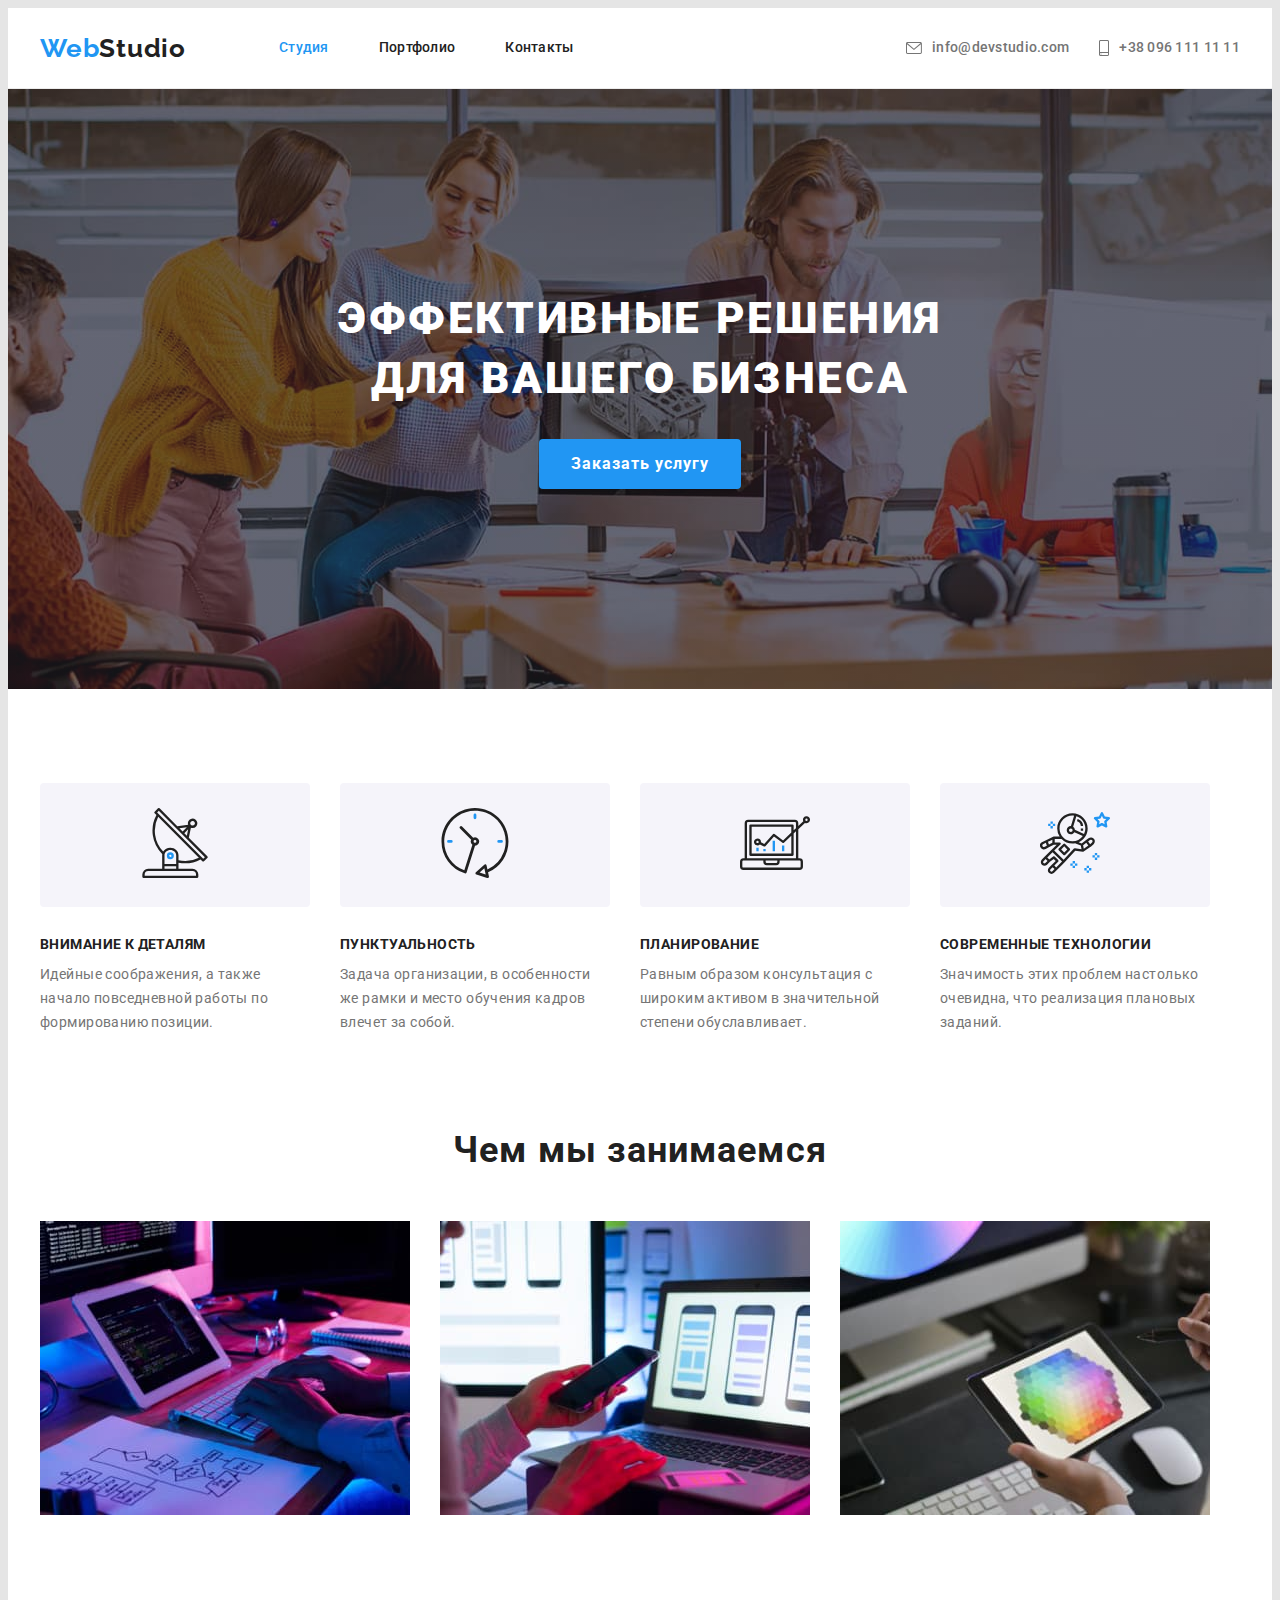
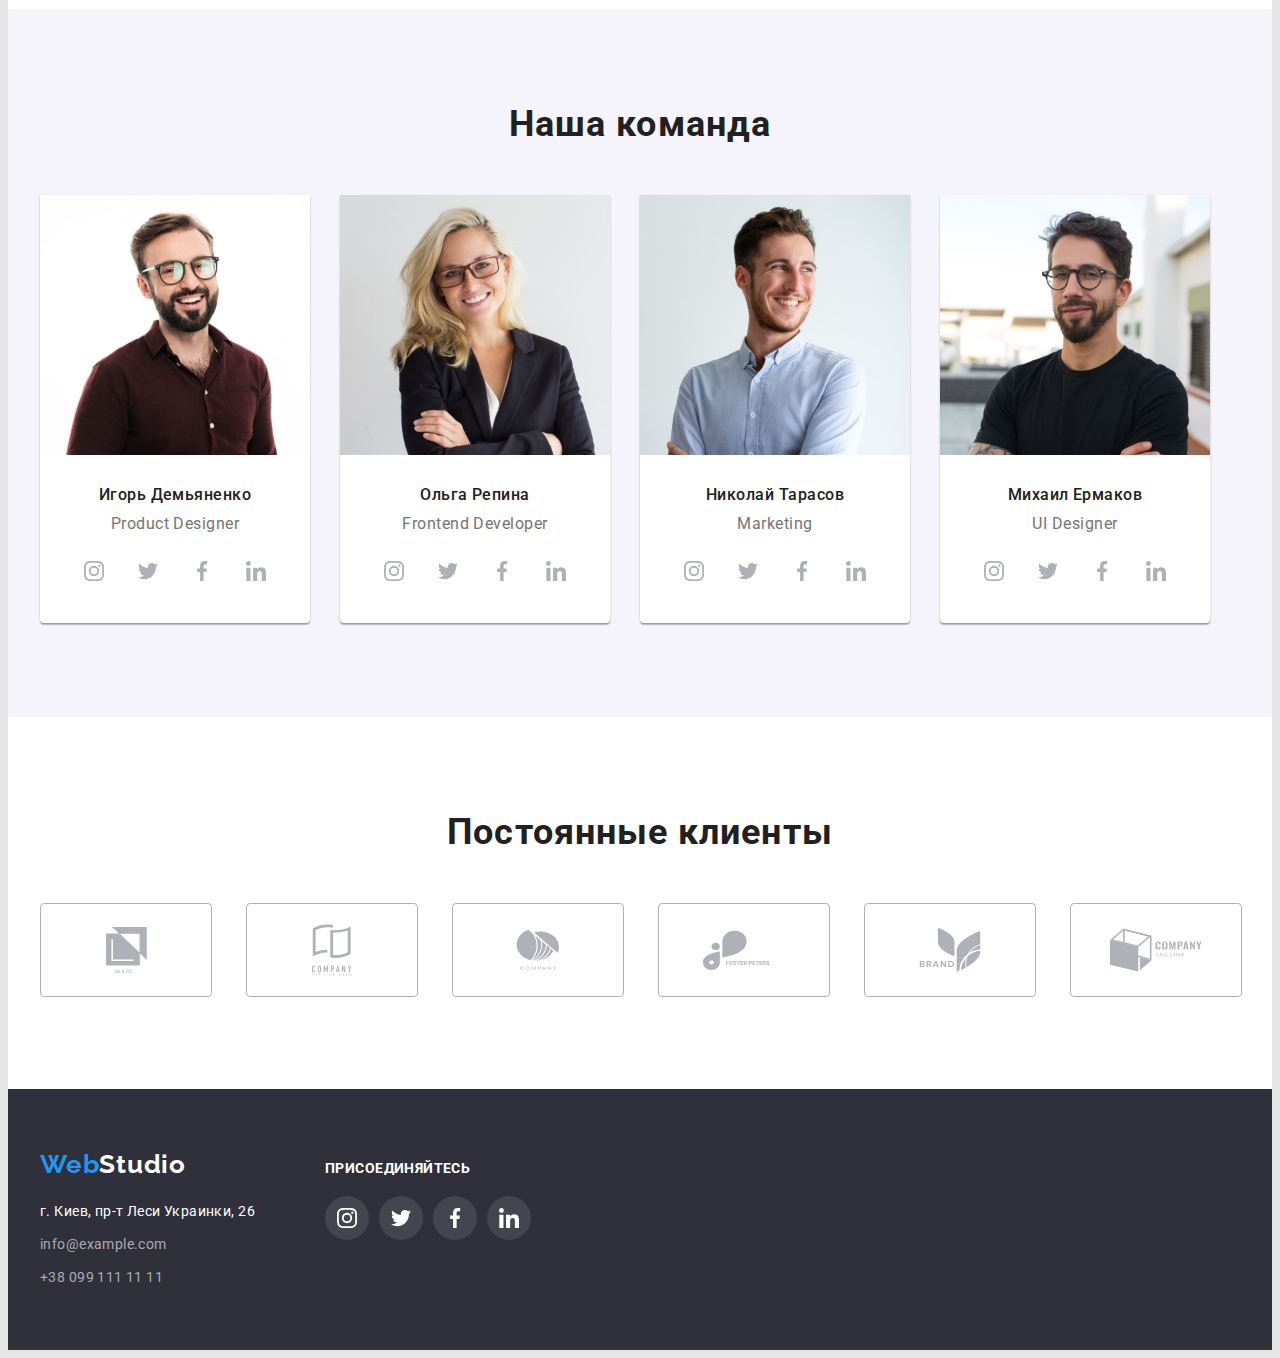
<file: index.html>
<!DOCTYPE html>
<html lang="ru">
  <head>
    <meta charset="UTF-8" />
    <meta http-equiv="X-UA-Compatible" content="IE=edge" />
    <meta name="viewport" content="width=device-width, initial-scale=1.0" />
    <title lang="en">Web Studio</title>
    <link rel="preconnect" href="https://fonts.googleapis.com" />
    <link rel="preconnect" href="https://fonts.gstatic.com" crossorigin />
    <link
      href="https://fonts.googleapis.com/css2?family=Raleway:wght@700&family=Roboto:wght@400;500;700;900&display=swap"
      rel="stylesheet"
    />
    <link
      rel="stylesheet"
      href="https://cdnjs.cloudflare.com/ajax/libs/modern-normalize/1.1.0/modern-normalize.min.css"
      integrity="sha512-wpPYUAdjBVSE4KJnH1VR1HeZfpl1ub8YT/NKx4PuQ5NmX2tKuGu6U/JRp5y+Y8XG2tV+wKQpNHVUX03MfMFn9Q=="
      crossorigin="anonymous"
      referrerpolicy="no-referrer"
    />

    <link rel="stylesheet" href="./css/styles.css" />
  </head>
  <body>
    <header class="header">
      <div class="container container-header">
        <a href="" class="header-logo logo link"
          ><span class="logo-accent">Web</span>Studio</a
        >
        <nav>
          <ul class="header-nav-list list">
            <li class="header-nav-item">
              <a
                href="./index.html"
                class="header-nav-link header-link link current"
                >Студия</a
              >
            </li>
            <li class="header-nav-item">
              <a
                href="./portfolio.html"
                class="header-nav-link header-link link"
                >Портфолио</a
              >
            </li>
            <li class="header-nav-item">
              <a href="" class="header-nav-link header-link link">Контакты</a>
            </li>
          </ul>
        </nav>
        <ul class="header-list list">
          <li class="header-item">
            <a
              href="mailto:info@devstudio.com"
              class="header-contact-link header-link link"
            >
              <svg class="header-icon" width="16" height="12">
                <use href="./images/icons.svg#icon-envelope"></use>
              </svg>
              info@devstudio.com</a
            >
          </li>
          <li class="header-item">
            <a
              href="tel:+380961111111"
              class="header-contact-link header-link link"
              ><svg class="header-icon" width="10" height="16">
                <use href="./images/icons.svg#icon-smartphone"></use>
              </svg>
              +38 096 111 11 11</a
            >
          </li>
        </ul>
      </div>
    </header>
    <main>
      <section class="hero">
        <div class="container">
          <h1 class="hero-title">
            Эффективные решения <br />
            для вашего бизнеса
          </h1>
          <button type="button" class="hero-btn">Заказать услугу</button>
        </div>
      </section>
      <section class="features section">
        <div class="container">
          <h2 class="visually-hidden">Особенности</h2>
          <ul class="features-list list">
            <li class="features-item">
              <div class="features-icon-bg">
                <svg class="features-icon" width="70" height="70">
                  <use href="./images/icons.svg#icon-antenna"></use>
                </svg>
              </div>
              <h3 class="features-item-title">Внимание к деталям</h3>
              <p class="features-item-text">
                Идейные соображения, а также начало повседневной работы по
                формированию позиции.
              </p>
            </li>
            <li class="features-item">
              <div class="features-icon-bg">
                <svg class="features-icon" width="70" height="70">
                  <use href="./images/icons.svg#icon-clock"></use>
                </svg>
              </div>
              <h3 class="features-item-title">Пунктуальность</h3>
              <p class="features-item-text">
                Задача организации, в особенности же рамки и место обучения
                кадров влечет за собой.
              </p>
            </li>
            <li class="features-item">
              <div class="features-icon-bg">
                <svg class="features-icon" width="70" height="70">
                  <use href="./images/icons.svg#icon-diagram"></use>
                </svg>
              </div>
              <h3 class="features-item-title">Планирование</h3>
              <p class="features-item-text">
                Равным образом консультация с широким активом в значительной
                степени обуславливает.
              </p>
            </li>
            <li class="features-item">
              <div class="features-icon-bg">
                <svg class="features-icon" width="70" height="70">
                  <use href="./images/icons.svg#icon-astronaut"></use>
                </svg>
              </div>
              <h3 class="features-item-title">Современные технологии</h3>
              <p class="features-item-text">
                Значимость этих проблем настолько очевидна, что реализация
                плановых заданий.
              </p>
            </li>
          </ul>
        </div>
      </section>
      <section class="occupation">
        <div class="container">
          <h2 class="occupation-title section-title">Чем мы занимаемся</h2>
          <ul class="occupation-list list">
            <li class="occupation-item">
              <img
                src="./images/img-1.jpg"
                alt="мужчина программирует"
                width="370"
                height="294"
              />
            </li>
            <li class="occupation-item">
              <img
                src="./images/img-2.jpg"
                alt="телефон в женских руках"
                width="370"
                height="294"
              />
            </li>
            <li class="occupation-item">
              <img
                src="./images/img-3.jpg"
                alt="цветовой спектр на планшете"
                width="370"
                height="294"
              />
            </li>
          </ul>
        </div>
      </section>
      <section class="team section">
        <div class="container">
          <h2 class="team-title section-title">Наша команда</h2>
          <ul class="team-list list">
            <li class="team-item">
              <img
                src="./images/img-4.jpg"
                alt="бородатый шатен в коричневой рубашке в очках"
                width="270"
                height="260"
                class="team-img"
              />
              <div class="team-item-entire-text">
                <h3 class="team-item-title">Игорь Демьяненко</h3>
                <p lang="en" class="team-item-text">Product Designer</p>
                <ul class="team-soc-list soc-list list">
                  <li class="team-soc-item soc-item">
                    <a href="" class="team-soc-link soc-link link">
                      <svg class="team-soc-icon" width="20" height="20">
                        <use href="./images/icons.svg#icon-instagram"></use>
                      </svg>
                    </a>
                  </li>
                  <li class="team-soc-item soc-item">
                    <a href="" class="team-soc-link soc-link link">
                      <svg class="team-soc-icon" width="20" height="20">
                        <use href="./images/icons.svg#icon-twitter"></use>
                      </svg>
                    </a>
                  </li>
                  <li class="team-soc-item soc-item">
                    <a href="" class="team-soc-link soc-link link">
                      <svg class="team-soc-icon" width="20" height="20">
                        <use href="./images/icons.svg#icon-facebook"></use>
                      </svg>
                    </a>
                  </li>
                  <li class="team-soc-item soc-item">
                    <a href="" class="team-soc-link soc-link link">
                      <svg class="team-soc-icon" width="20" height="20">
                        <use href="./images/icons.svg#icon-linkedin"></use>
                      </svg>
                    </a>
                  </li>
                </ul>
              </div>
            </li>
            <li class="team-item">
              <img
                src="./images/img-5.jpg"
                alt="блондинка с веснушками в черном пиджаке в очках"
                width="270"
                height="260"
                class="team-img"
              />
              <div class="team-item-entire-text">
                <h3 class="team-item-title">Ольга Репина</h3>
                <p lang="en" class="team-item-text">Frontend Developer</p>
                <ul class="team-soc-list list">
                  <li class="team-soc-item soc-item">
                    <a href="" class="team-soc-link soc-link link">
                      <svg class="team-soc-icon" width="20" height="20">
                        <use href="./images/icons.svg#icon-instagram"></use>
                      </svg>
                    </a>
                  </li>
                  <li class="team-soc-item soc-item">
                    <a href="" class="team-soc-link soc-link link">
                      <svg class="team-soc-icon" width="20" height="20">
                        <use href="./images/icons.svg#icon-twitter"></use>
                      </svg>
                    </a>
                  </li>
                  <li class="team-soc-item soc-item">
                    <a href="" class="team-soc-link soc-link link">
                      <svg class="team-soc-icon" width="20" height="20">
                        <use href="./images/icons.svg#icon-facebook"></use>
                      </svg>
                    </a>
                  </li>
                  <li class="team-soc-item soc-item">
                    <a href="" class="team-soc-link soc-link link">
                      <svg class="team-soc-icon" width="20" height="20">
                        <use href="./images/icons.svg#icon-linkedin"></use>
                      </svg>
                    </a>
                  </li>
                </ul>
              </div>
            </li>
            <li class="team-item">
              <img
                src="./images/img-6.jpg"
                alt="бородатый рыжий мужчина в синей рубашке"
                width="270"
                height="260"
                class="team-img"
              />
              <div class="team-item-entire-text">
                <h3 class="team-item-title">Николай Тарасов</h3>
                <p lang="en" class="team-item-text">Marketing</p>
                <ul class="team-soc-list list">
                  <li class="team-soc-item soc-item">
                    <a href="" class="team-soc-link soc-link link">
                      <svg class="team-soc-icon" width="20" height="20">
                        <use href="./images/icons.svg#icon-instagram"></use>
                      </svg>
                    </a>
                  </li>
                  <li class="team-soc-item soc-item">
                    <a href="" class="team-soc-link soc-link link">
                      <svg class="team-soc-icon" width="20" height="20">
                        <use href="./images/icons.svg#icon-twitter"></use>
                      </svg>
                    </a>
                  </li>
                  <li class="team-soc-item soc-item">
                    <a href="" class="team-soc-link soc-link link">
                      <svg class="team-soc-icon" width="20" height="20">
                        <use href="./images/icons.svg#icon-facebook"></use>
                      </svg>
                    </a>
                  </li>
                  <li class="team-soc-item soc-item">
                    <a href="" class="team-soc-link soc-link link">
                      <svg class="team-soc-icon" width="20" height="20">
                        <use href="./images/icons.svg#icon-linkedin"></use>
                      </svg>
                    </a>
                  </li>
                </ul>
              </div>
            </li>
            <li class="team-item">
              <img
                src="./images/img-7.jpg"
                alt="бородатый шатен в черной футболке в очках"
                width="270"
                height="260"
                class="team-img"
              />
              <div class="team-item-entire-text">
                <h3 class="team-item-title">Михаил Ермаков</h3>
                <p lang="en" class="team-item-text">UI Designer</p>
                <ul class="team-soc-list list">
                  <li class="team-soc-item soc-item">
                    <a href="" class="team-soc-link soc-link link">
                      <svg class="team-soc-icon" width="20" height="20">
                        <use href="./images/icons.svg#icon-instagram"></use>
                      </svg>
                    </a>
                  </li>
                  <li class="team-soc-item soc-item">
                    <a href="" class="team-soc-link soc-link link">
                      <svg class="team-soc-icon" width="20" height="20">
                        <use href="./images/icons.svg#icon-twitter"></use>
                      </svg>
                    </a>
                  </li>
                  <li class="team-soc-item soc-item">
                    <a href="" class="team-soc-link soc-link link">
                      <svg class="team-soc-icon" width="20" height="20">
                        <use href="./images/icons.svg#icon-facebook"></use>
                      </svg>
                    </a>
                  </li>
                  <li class="team-soc-item soc-item">
                    <a href="" class="team-soc-link soc-link link">
                      <svg class="team-soc-icon" width="20" height="20">
                        <use href="./images/icons.svg#icon-linkedin"></use>
                      </svg>
                    </a>
                  </li>
                </ul>
              </div>
            </li>
          </ul>
        </div>
      </section>
      <section class="clients section">
        <div class="container">
          <h2 class="clients-title section-title">Постоянные клиенты</h2>
          <ul class="clients-list list">
            <li class="clients-item">
              <a href="" class="clients-item-link link">
                <svg class="clients-icon" width="41" height="46.7">
                  <use href="./images/icons.svg#icon-clients-icon-1"></use>
                </svg>
              </a>
            </li>
            <li class="clients-item">
              <a href="" class="clients-item-link link">
                <svg class="clients-icon" width="40" height="52">
                  <use href="./images/icons.svg#icon-clients-icon-2"></use>
                </svg>
              </a>
            </li>
            <li class="clients-item">
              <a href="" class="clients-item-link link">
                <svg class="clients-icon" width="43.46" height="41.18">
                  <use href="./images/icons.svg#icon-clients-icon-3"></use>
                </svg>
              </a>
            </li>
            <li class="clients-item">
              <a href="" class="clients-item-link link">
                <svg class="clients-icon" width="84.44" height="40.62">
                  <use href="./images/icons.svg#icon-clients-icon-4"></use>
                </svg>
              </a>
            </li>
            <li class="clients-item">
              <a href="" class="clients-item-link link">
                <svg class="clients-icon" width="62.54" height="45.43">
                  <use href="./images/icons.svg#icon-clients-icon-5"></use>
                </svg>
              </a>
            </li>
            <li class="clients-item">
              <a href="" class="clients-item-link link">
                <svg class="clients-icon" width="93.79" height="43.93">
                  <use href="./images/icons.svg#icon-clients-icon-6"></use>
                </svg>
              </a>
            </li>
          </ul>
        </div>
      </section>
    </main>
    <footer class="footer">
      <div class="container container-footer">
        <div class="footer-address">
          <a href="" class="footer-logo logo link"
            ><span class="logo-accent">Web</span>Studio</a
          >
          <address>
            <ul class="footer-list list">
              <li class="footer-item">
                <a
                  href="https://goo.gl/maps/TNpUosQZodaYW8YJA"
                  target="_blank"
                  rel="noopener noindex nofollow"
                  class="footer-item-link footer-map link"
                  >г. Киев, пр-т Леси Украинки, 26</a
                >
              </li>
              <li class="footer-item">
                <a href="mailto:info@example.com" class="footer-item-link link"
                  >info@example.com</a
                >
              </li>
              <li class="footer-item">
                <a href="tel:+380991111111" class="footer-item-link link"
                  >+38 099 111 11 11</a
                >
              </li>
            </ul>
          </address>
        </div>
        <div class="footer-social">
          <h2 class="footer-title">присоединяйтесь</h2>
          <ul class="footer-soc-list soc-list list">
            <li class="footer-soc-item soc-item">
              <a href="" class="footer-soc-link soc-link link">
                <svg class="footer-soc-icon" width="20" height="20">
                  <use href="./images/icons.svg#icon-instagram"></use>
                </svg>
              </a>
            </li>
            <li class="footer-soc-item soc-item">
              <a href="" class="footer-soc-link soc-link link">
                <svg class="team-soc-icon" width="20" height="20">
                  <use href="./images/icons.svg#icon-twitter"></use>
                </svg>
              </a>
            </li>
            <li class="footer-soc-item soc-item">
              <a href="" class="footer-soc-link soc-link link">
                <svg class="footer-soc-icon" width="20" height="20">
                  <use href="./images/icons.svg#icon-facebook"></use>
                </svg>
              </a>
            </li>
            <li class="footer-soc-item soc-item">
              <a href="" class="footer-soc-link soc-link link">
                <svg class="footer-soc-icon" width="20" height="20">
                  <use href="./images/icons.svg#icon-linkedin"></use>
                </svg>
              </a>
            </li>
          </ul>
        </div>
      </div>
    </footer>
  </body>
</html>
</file>
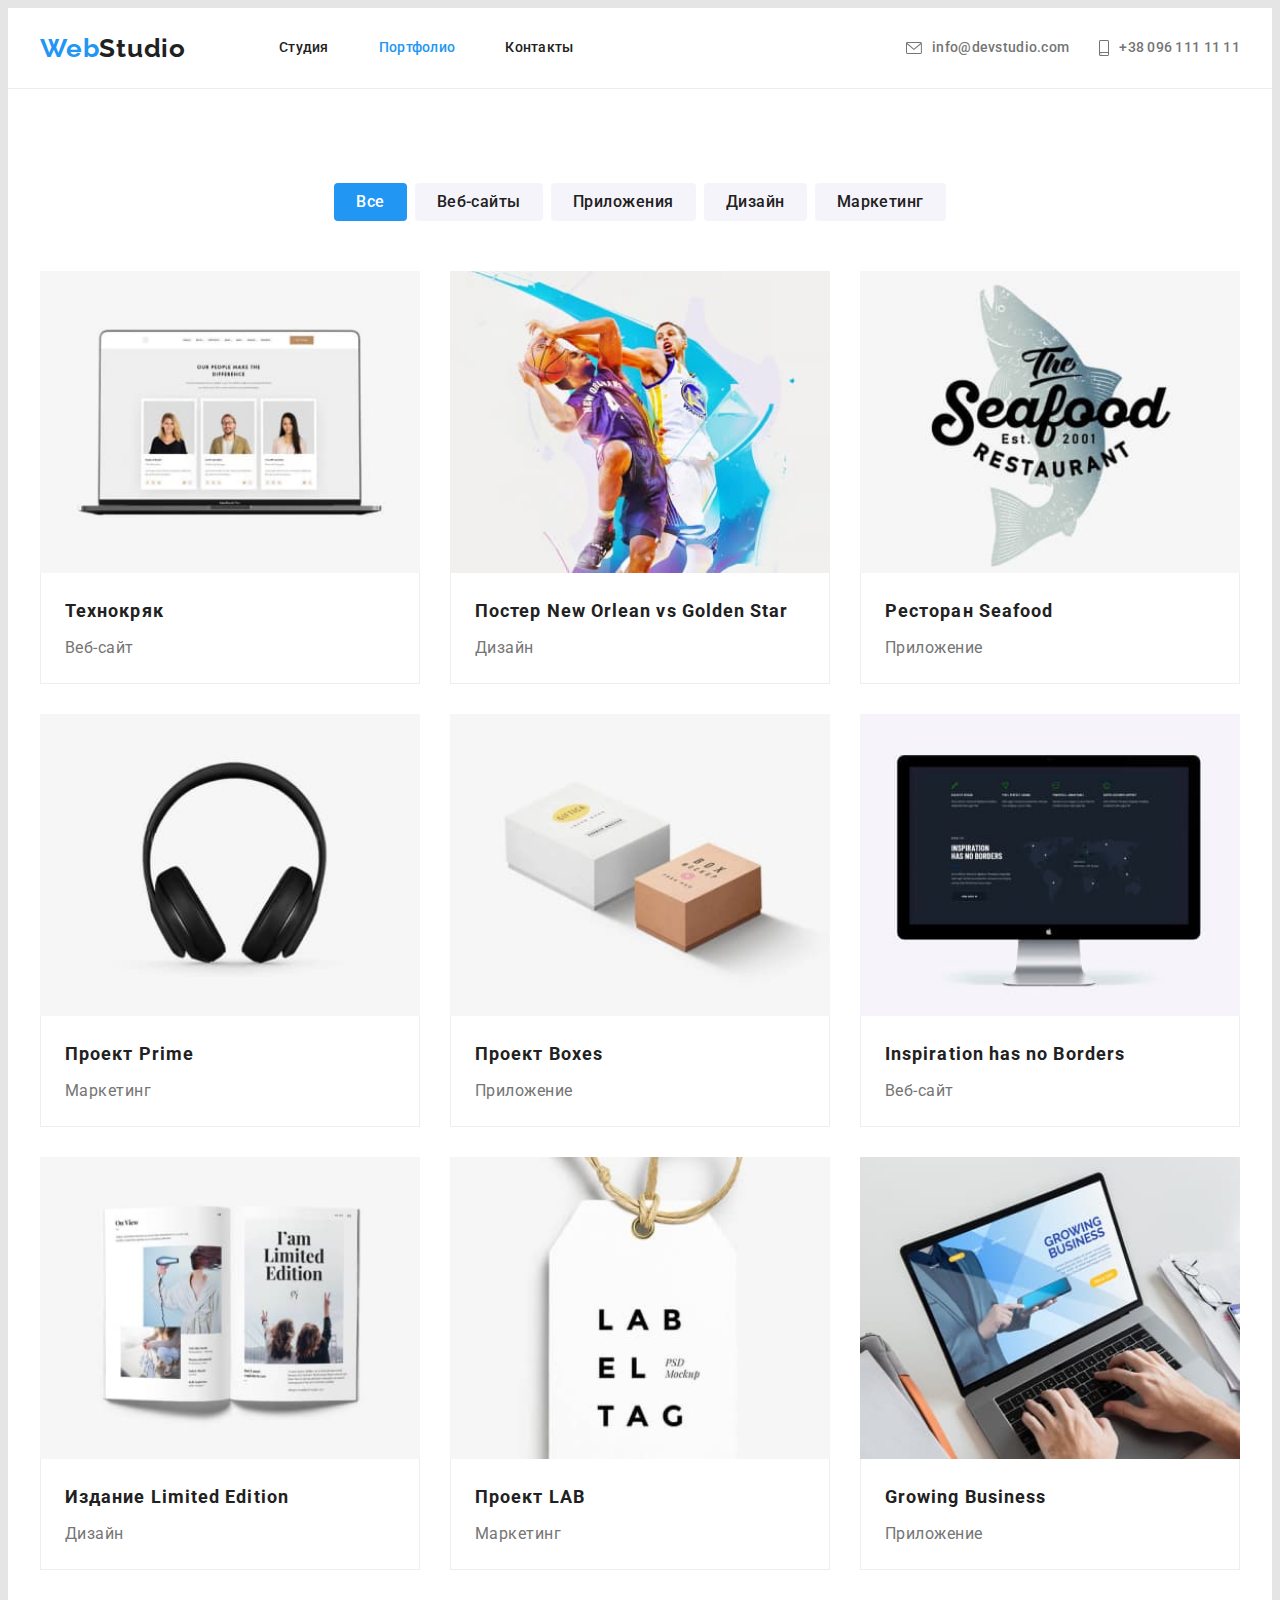
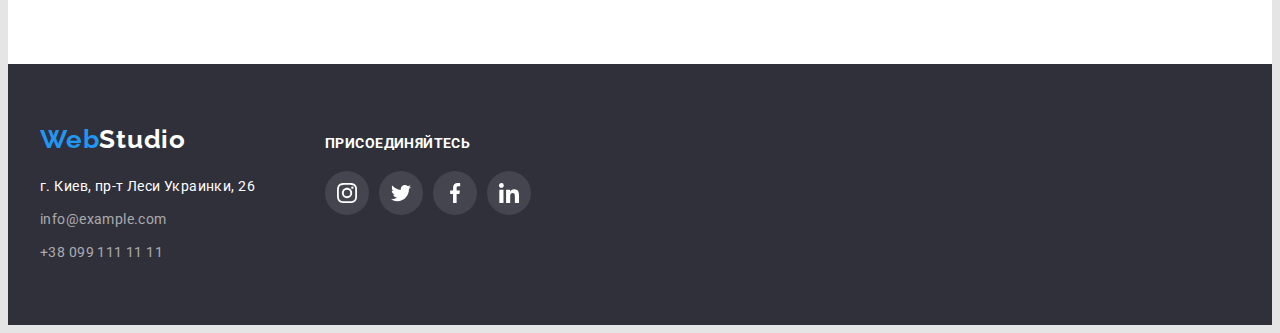
<file: portfolio.html>
<!DOCTYPE html>
<html lang="ru">
  <head>
    <meta charset="UTF-8" />
    <meta http-equiv="X-UA-Compatible" content="IE=edge" />
    <meta name="viewport" content="width=device-width, initial-scale=1.0" />
    <title>Портфолио</title>
    <link rel="preconnect" href="https://fonts.googleapis.com" />
    <link rel="preconnect" href="https://fonts.gstatic.com" crossorigin />
    <link
      href="https://fonts.googleapis.com/css2?family=Raleway:wght@700&family=Roboto:wght@400;500;700;900&display=swap"
      rel="stylesheet"
    />
    <link
      rel="stylesheet"
      href="https://cdnjs.cloudflare.com/ajax/libs/modern-normalize/1.1.0/modern-normalize.min.css"
      integrity="sha512-wpPYUAdjBVSE4KJnH1VR1HeZfpl1ub8YT/NKx4PuQ5NmX2tKuGu6U/JRp5y+Y8XG2tV+wKQpNHVUX03MfMFn9Q=="
      crossorigin="anonymous"
      referrerpolicy="no-referrer"
    />
    <link rel="stylesheet" href="./css/styles.css" />
  </head>
  <body>
    <header class="header">
      <div class="container container-header">
        <a href="" class="header-logo logo link"
          ><span class="logo-accent">Web</span>Studio</a
        >
        <nav>
          <ul class="header-nav-list list">
            <li class="header-nav-item">
              <a href="./index.html" class="header-nav-link header-link link"
                >Студия</a
              >
            </li>
            <li class="header-nav-item">
              <a
                href="./portfolio.html"
                class="header-nav-link header-link link current"
                >Портфолио</a
              >
            </li>
            <li class="header-nav-item">
              <a href="" class="header-nav-link header-link link">Контакты</a>
            </li>
          </ul>
        </nav>
        <ul class="header-list list">
          <li class="header-item">
            <a
              href="mailto:info@devstudio.com"
              class="header-contact-link header-link link"
            >
              <svg class="header-icon" width="16" height="12">
                <use href="./images/icons.svg#icon-envelope"></use>
              </svg>
              info@devstudio.com</a
            >
          </li>
          <li class="header-item">
            <a
              href="tel:+380961111111"
              class="header-contact-link header-link link"
              ><svg class="header-icon" width="10" height="16">
                <use href="./images/icons.svg#icon-smartphone"></use>
              </svg>
              +38 096 111 11 11</a
            >
          </li>
        </ul>
      </div>
    </header>
    <main>
      <section class="portfolio section">
        <div class="container">
          <h1 class="visually-hidden">Портфолио</h1>
          <ul class="portfolio-list-btn list">
            <li class="portfolio-item-btn">
              <button type="button" class="portfolio-btn current-btn">
                Все
              </button>
            </li>
            <li class="portfolio-item-btn">
              <button type="button" class="portfolio-btn">Веб-сайты</button>
            </li>
            <li class="portfolio-item-btn">
              <button type="button" class="portfolio-btn">Приложения</button>
            </li>
            <li class="portfolio-item-btn">
              <button type="button" class="portfolio-btn">Дизайн</button>
            </li>
            <li class="portfolio-item-btn">
              <button type="button" class="portfolio-btn">Маркетинг</button>
            </li>
          </ul>
          <ul class="portfolio-list-img list">
            <li class="portfolio-item-img">
              <a href="" class="portfolio-link link">
                <img
                  src="./images/img-portfolio-1.jpg"
                  alt="пример веб-сайта Технокряк"
                  width="370"
                  height="294"
                  class="portfolio-img"
                />
                <div class="portfolio-img-entire-text">
                  <h2 class="portfolio-img-title">Технокряк</h2>
                  <p class="portfolio-img-text">Веб-сайт</p>
                </div>
              </a>
            </li>
            <li class="portfolio-item-img">
              <a href="" class="portfolio-link link">
                <img
                  src="./images/img-portfolio-2.jpg"
                  alt="пример постера"
                  width="370"
                  height="294"
                  class="portfolio-img"
                />
                <div class="portfolio-img-entire-text">
                  <h2 class="portfolio-img-title">
                    Постер <span lang="en">New Orlean vs Golden Star</span>
                  </h2>
                  <p class="portfolio-img-text">Дизайн</p>
                </div>
              </a>
            </li>
            <li class="portfolio-item-img">
              <a href="" class="portfolio-link link">
                <img
                  src="./images/img-portfolio-3.jpg"
                  alt="лого ресторана"
                  width="370"
                  height="294"
                  class="portfolio-img"
                />
                <div class="portfolio-img-entire-text">
                  <h2 class="portfolio-img-title">
                    Ресторан <span lang="en">Seafood</span>
                  </h2>
                  <p class="portfolio-img-text">Приложение</p>
                </div>
              </a>
            </li>

            <li class="portfolio-item-img">
              <a href="" class="portfolio-link link">
                <img
                  src="./images/img-portfolio-4.jpg"
                  alt="большие наушники"
                  width="370"
                  height="294"
                />
                <div class="portfolio-img-entire-text">
                  <h2 class="portfolio-img-title">
                    Проект <span lang="en">Prime</span>
                  </h2>
                  <p class="portfolio-img-text">Маркетинг</p>
                </div>
              </a>
            </li>
            <li class="portfolio-item-img">
              <a href="" class="portfolio-link link">
                <img
                  src="./images/img-portfolio-5.jpg"
                  alt="белая и коричневая коробка"
                  width="370"
                  height="294"
                  class="portfolio-img"
                />
                <div class="portfolio-img-entire-text">
                  <h2 class="portfolio-img-title">
                    Проект <span lang="en"> Boxes</span>
                  </h2>
                  <p class="portfolio-img-text">Приложение</p>
                </div>
              </a>
            </li>
            <li class="portfolio-item-img">
              <a href="" class="portfolio-link link">
                <img
                  src="./images/img-portfolio-6.jpg"
                  alt="пример веб-сайта"
                  width="370"
                  height="294"
                  class="portfolio-img"
                />
                <div class="portfolio-img-entire-text">
                  <h2 lang="en" class="portfolio-img-title">
                    Inspiration has no Borders
                  </h2>
                  <p class="portfolio-img-text">Веб-сайт</p>
                </div>
              </a>
            </li>
            <li class="portfolio-item-img">
              <a href="" class="portfolio-link link">
                <img
                  src="./images/img-portfolio-7.jpg"
                  alt="журнал с дизайном"
                  width="370"
                  height="294"
                  class="portfolio-img"
                />
                <div class="portfolio-img-entire-text">
                  <h2 class="portfolio-img-title">
                    Издание <span lang="en">Limited Edition</span>
                  </h2>
                  <p class="portfolio-img-text">Дизайн</p>
                </div>
              </a>
            </li>
            <li class="portfolio-item-img">
              <a href="" class="portfolio-link link">
                <img
                  src="./images/img-portfolio-8.jpg"
                  alt="ярлык проекта"
                  width="370"
                  height="294"
                  class="portfolio-img"
                />
                <div class="portfolio-img-entire-text">
                  <h2 class="portfolio-img-title">
                    Проект <span lang="en">LAB</span>
                  </h2>
                  <p class="portfolio-img-text">Маркетинг</p>
                </div>
              </a>
            </li>
            <li class="portfolio-item-img">
              <a href="" class="portfolio-link link">
                <img
                  src="./images/img-portfolio-9.jpg"
                  alt="пример приложение"
                  width="370"
                  height="294"
                  class="portfolio-img"
                />
                <div class="portfolio-img-entire-text">
                  <h2 lang="en" class="portfolio-img-title">
                    Growing Business
                  </h2>
                  <p class="portfolio-img-text">Приложение</p>
                </div>
              </a>
            </li>
          </ul>
        </div>
      </section>
    </main>
    <footer class="footer">
      <div class="container container-footer">
        <div class="footer-address">
          <a href="" class="footer-logo logo link"
            ><span class="logo-accent">Web</span>Studio</a
          >
          <address>
            <ul class="footer-list list">
              <li class="footer-item">
                <a
                  href="https://goo.gl/maps/TNpUosQZodaYW8YJA"
                  target="_blank"
                  rel="noopener noindex nofollow"
                  class="footer-item-link footer-map link"
                  >г. Киев, пр-т Леси Украинки, 26</a
                >
              </li>
              <li class="footer-item">
                <a href="mailto:info@example.com" class="footer-item-link link"
                  >info@example.com</a
                >
              </li>
              <li class="footer-item">
                <a href="tel:+380991111111" class="footer-item-link link"
                  >+38 099 111 11 11</a
                >
              </li>
            </ul>
          </address>
        </div>
        <div class="footer-social">
          <h2 class="footer-title">присоединяйтесь</h2>
          <ul class="footer-soc-list soc-list list">
            <li class="footer-soc-item soc-item">
              <a href="" class="footer-soc-link soc-link link">
                <svg class="footer-soc-icon" width="20" height="20">
                  <use href="./images/icons.svg#icon-instagram"></use>
                </svg>
              </a>
            </li>
            <li class="footer-soc-item soc-item">
              <a href="" class="footer-soc-link soc-link link">
                <svg class="team-soc-icon" width="20" height="20">
                  <use href="./images/icons.svg#icon-twitter"></use>
                </svg>
              </a>
            </li>
            <li class="footer-soc-item soc-item">
              <a href="" class="footer-soc-link soc-link link">
                <svg class="footer-soc-icon" width="20" height="20">
                  <use href="./images/icons.svg#icon-facebook"></use>
                </svg>
              </a>
            </li>
            <li class="footer-soc-item soc-item">
              <a href="" class="footer-soc-link soc-link link">
                <svg class="footer-soc-icon" width="20" height="20">
                  <use href="./images/icons.svg#icon-linkedin"></use>
                </svg>
              </a>
            </li>
          </ul>
        </div>
      </div>
    </footer>
  </body>
</html>
</file>
<file: css/styles.css>
:root {
  --accent-color: #2196f3;
  --main-text-color: #757575;
  --title-color: #212121;
  --main-title-color: #ffffff;
  --first-background-color: #ffffff;
  --second-background-color: #2f303a;
  --third-background-color: #f5f4fa;
  --background: #e5e5e5;
  --first-btn-color: #212121;
  --btn-background-color: #f5f4fa;
  --second-btn-color: #ffffff;
  --footer-link-color: rgba(255, 255, 255, 0.6);
  --footer-map-color: #ffffff;
  --icon-fill-first-color: #afb1b8;
  --icon-fill-second-color: #ffffff;
}

body {
  /* width: 1600px;
  margin: 0 auto; */
  font-family: "Roboto", sans-serif;
  color: var(--main-text-color);
  background-color: var(--background);
}

p,
h1,
h2,
h3,
h4,
h5,
h6 {
  margin: 0;
}

ul,
ol {
  padding-left: 0;
  margin: 0;
}

img {
  display: block;
  width: 100%;
  height: auto;
}

.link {
  text-decoration: none;
}

.list {
  list-style: none;
}

.container {
  width: 1200px;
  padding-left: 15px;
  padding-right: 15px;
  margin: 0 auto;
}

.visually-hidden {
  position: absolute;
  white-space: nowrap;
  width: 1px;
  height: 1px;
  overflow: hidden;
  border: 0;
  padding: 0;
  clip: rect(0 0 0 0);
  clip-path: inset(50%);
  margin: -1px;
}

.logo {
  font-family: "Raleway", sans-serif;
  font-weight: 700;
  font-size: 26px;
  line-height: 1.19;
  letter-spacing: 0.03em;
}

.section {
  padding-top: 94px;
  padding-bottom: 94px;
}

.section-title {
  margin-bottom: 50px;

  font-weight: 700;
  font-size: 36px;
  line-height: 1.17;
  text-align: center;
  letter-spacing: 0.03em;

  color: var(--title-color);
}

/* ---------------------HEADER------------------------ */

.header {
  background-color: var(--first-background-color);
  border-bottom: 1px solid #ececec;
}

.container-header {
  display: flex;
  align-items: center;
}

.header-logo {
  margin-right: 93px;

  color: var(--title-color);
}

.logo-accent {
  color: var(--accent-color);
}

.header-nav-list {
  display: flex;
}

.header-nav-item:not(:last-child) {
  margin-right: 50px;
}

.header-link {
  display: block;
  padding-top: 32px;
  padding-bottom: 32px;

  font-weight: 500;
  font-size: 14px;
  line-height: 1.14;
  letter-spacing: 0.02em;
}

.header-link:hover,
.header-link:focus {
  color: var(--accent-color);
}

.header-nav-link {
  color: var(--title-color);
}

.current {
  color: var(--accent-color);
}

.header-list {
  display: flex;
  margin-left: auto;
}

.header-contact-link {
  display: flex;
  align-items: center;
  color: currentColor;
}

.header-icon {
  margin-right: 10px;
  fill: currentColor;
}

.header-item:not(:last-child) {
  margin-right: 30px;
}

/* ---------------HERO--------------- */

.hero {
  max-width: 1600px;
  margin: 0 auto;
  padding-top: 200px;
  padding-bottom: 200px;

  text-align: center;
  background-color: #c4c4c4;

  background-image: linear-gradient(
      rgba(47, 48, 58, 0.4),
      rgba(47, 48, 58, 0.4)
    ),
    url(../images/img-hero-bg.jpg);

  background-size: cover;
  background-position: center;
}

.hero-title {
  margin-bottom: 30px;

  font-weight: 900;
  font-size: 44px;
  line-height: 1.36;
  letter-spacing: 0.06em;
  text-transform: uppercase;

  color: var(--main-title-color);
}

.hero-btn {
  display: inline-block;
  padding: 10px 32px;

  font-family: inherit;
  font-weight: 700;
  font-size: 16px;
  line-height: 1.88;
  letter-spacing: 0.06em;

  cursor: pointer;

  box-shadow: 0px 4px 4px rgba(0, 0, 0, 0.15);
  border-radius: 4px;
  border: none;

  color: var(--second-btn-color);
  background: var(--accent-color);
}

.hero-btn:hover,
.hero-btn:focus {
  background: #188ce8;
  box-shadow: 0px 4px 4px rgba(0, 0, 0, 0.15);
  border-radius: 4px;
}

/* -----------------FEATURES-------------------*/

.features {
  background-color: var(--first-background-color);
}

.features-list {
  display: flex;
}

.features-icon-bg {
  margin-bottom: 30px;
  padding: 25px 100px;
  background: var(--third-background-color);
  border-radius: 4px;
}

.features-item {
  width: 270px;
}

.features-item:not(:last-child) {
  margin-right: 30px;
}

.features-item-title {
  margin-bottom: 10px;

  font-weight: 700;
  font-size: 14px;
  line-height: 1.14;
  letter-spacing: 0.03em;
  text-transform: uppercase;

  color: var(--title-color);
}

.features-item-text {
  font-size: 14px;
  line-height: 1.71;
  letter-spacing: 0.03em;
}

/* -------------------OCCUPATION----------------------- */

.occupation {
  padding-bottom: 94px;

  background-color: var(--first-background-color);
}

.occupation-list {
  display: flex;
}

.occupation-item:not(:last-child) {
  margin-right: 30px;
}

/* ----------------------TEAM---------------------------- */

.team {
  background-color: var(--third-background-color);
}

.team-list {
  display: flex;
}

.team-item {
  width: 270px;

  background: var(--first-background-color);
  box-shadow: 0px 1px 3px rgba(0, 0, 0, 0.12), 0px 1px 1px rgba(0, 0, 0, 0.14),
    0px 2px 1px rgba(0, 0, 0, 0.2);
  border-radius: 0px 0px 4px 4px;
}

.team-item:not(:last-child) {
  margin-right: 30px;
}

.team-item-entire-text {
  padding-top: 30px;
  padding-bottom: 30px;
}

.team-item-title {
  margin-bottom: 10px;

  font-weight: 500;
  font-size: 16px;
  line-height: 1.19;
  text-align: center;
  letter-spacing: 0.03em;

  color: var(--title-color);
}

.team-item-text {
  margin-bottom: 16px;
  font-size: 16px;
  line-height: 1.19;
  text-align: center;
  letter-spacing: 0.03em;
}

.team-soc-list {
  display: flex;
  justify-content: center;
}

.soc-item + .soc-item {
  margin-left: 10px;
}

.soc-item {
  width: 44px;
  height: 44px;
}

.soc-link {
  display: flex;
  justify-content: center;
  align-items: center;
  width: 100%;
  height: 100%;
  border-radius: 50%;
}

.team-soc-link {
  background-color: var(--first-background-color);
  color: var(--icon-fill-first-color);
}

.team-soc-icon {
  fill: currentColor;
}

.team-soc-link:hover,
.team-soc-link:focus {
  background-color: var(--accent-color);
  color: var(--icon-fill-second-color);
}

/* -----------------------CLIENTS---------------------- */

.clients {
  background-color: var(--first-background-color);
}

.clients-list {
  display: flex;
  justify-content: space-between;
}

.clients-item {
  width: 170px;
  height: 92px;
}

.clients-item-link {
  display: flex;
  width: 100%;
  height: 100%;
  border: 1px solid var(--icon-fill-first-color);
  border-radius: 4px;
  justify-content: center;
  align-items: center;
  color: var(--icon-fill-first-color);
}

.clients-item-link:hover,
.clients-item-link:focus {
  color: var(--accent-color);
  border-color: var(--accent-color);
}

.clients-icon {
  fill: currentColor;
}

/* -----------------------FOOTER------------------------- */

.footer {
  padding-top: 60px;
  padding-bottom: 60px;

  background-color: var(--second-background-color);
}

.container-footer {
  display: flex;
  align-items: baseline;
}

.footer-address {
  margin-right: 70px;
}

.footer-logo {
  display: block;
  margin-bottom: 20px;

  color: var(--main-title-color);
}

.footer-item:not(:last-child) {
  margin-bottom: 9px;
}

.footer-item-link {
  display: block;
  font-style: normal;
  font-weight: 400;
  font-size: 14px;
  line-height: 1.71;
  letter-spacing: 0.03em;

  color: var(--footer-link-color);
}

.footer-map {
  color: var(--footer-map-color);
}

.footer-item-link:hover,
.footer-item-link:focus {
  color: var(--accent-color);
}

.footer-title {
  margin-bottom: 20px;

  font-weight: 700;
  font-size: 14px;
  line-height: 16px;
  letter-spacing: 0.03em;
  text-transform: uppercase;

  color: var(--main-title-color);
}

.footer-soc-list {
  display: flex;
}

.footer-soc-link {
  background-color: rgba(255, 255, 255, 0.1);
  color: var(--icon-fill-second-color);
}

.footer-soc-icon {
  fill: currentColor;
}

.footer-soc-link:hover,
.footer-soc-link:focus {
  background-color: var(--accent-color);
}

/* ----------------------------------------------PORTFOlIO-------------------------- */

.portfolio {
  background-color: var(--first-background-color);
}

.portfolio-list-btn {
  display: flex;
  justify-content: center;
  margin-bottom: 50px;
}

.portfolio-item-btn:not(:last-child) {
  margin-right: 8px;
}

.portfolio-btn {
  display: inline-block;
  padding: 6px 22px;

  font-family: inherit;
  font-weight: 500;
  font-size: 16px;
  text-align: center;
  line-height: 1.62;
  letter-spacing: 0.03em;

  cursor: pointer;

  color: var(--first-btn-color);
  background-color: var(--btn-background-color);

  border-radius: 4px;
  border: none;
}

.portfolio-btn:hover,
.portfolio-btn:focus {
  color: var(--second-btn-color);
  background-color: var(--accent-color);
  box-shadow: 0px 3px 1px rgba(0, 0, 0, 0.1), 0px 1px 2px rgba(0, 0, 0, 0.08),
    0px 2px 2px rgba(0, 0, 0, 0.12);
}

.current-btn {
  color: var(--second-btn-color);
  background-color: var(--accent-color);
}

.portfolio-list-img {
  display: flex;
  flex-wrap: wrap;
  margin-left: -30px;
  margin-top: -30px;
}

.portfolio-item-img {
  margin-left: 30px;
  margin-top: 30px;
  flex-basis: calc((100% - 90px) / 3);

  background: var(--first-background-color);
}

.portfolio-link:hover,
.portfolio-link:focus {
  display: block;
  box-shadow: 0px 1px 1px rgba(0, 0, 0, 0.12), 0px 4px 4px rgba(0, 0, 0, 0.06),
    1px 4px 6px rgba(0, 0, 0, 0.16);
}

.portfolio-link {
  color: currentColor;
}

.portfolio-img-entire-text {
  padding: 20px 24px;
  border-right: 1px solid #eeeeee;
  border-left: 1px solid #eeeeee;
  border-bottom: 1px solid #eeeeee;
}

.portfolio-img-title {
  margin-bottom: 4px;

  font-weight: 700;
  font-size: 18px;
  line-height: 2;
  letter-spacing: 0.06em;

  color: var(--title-color);
}

.portfolio-img-text {
  font-size: 16px;
  line-height: 1.88;
  letter-spacing: 0.03em;
}
</file>
